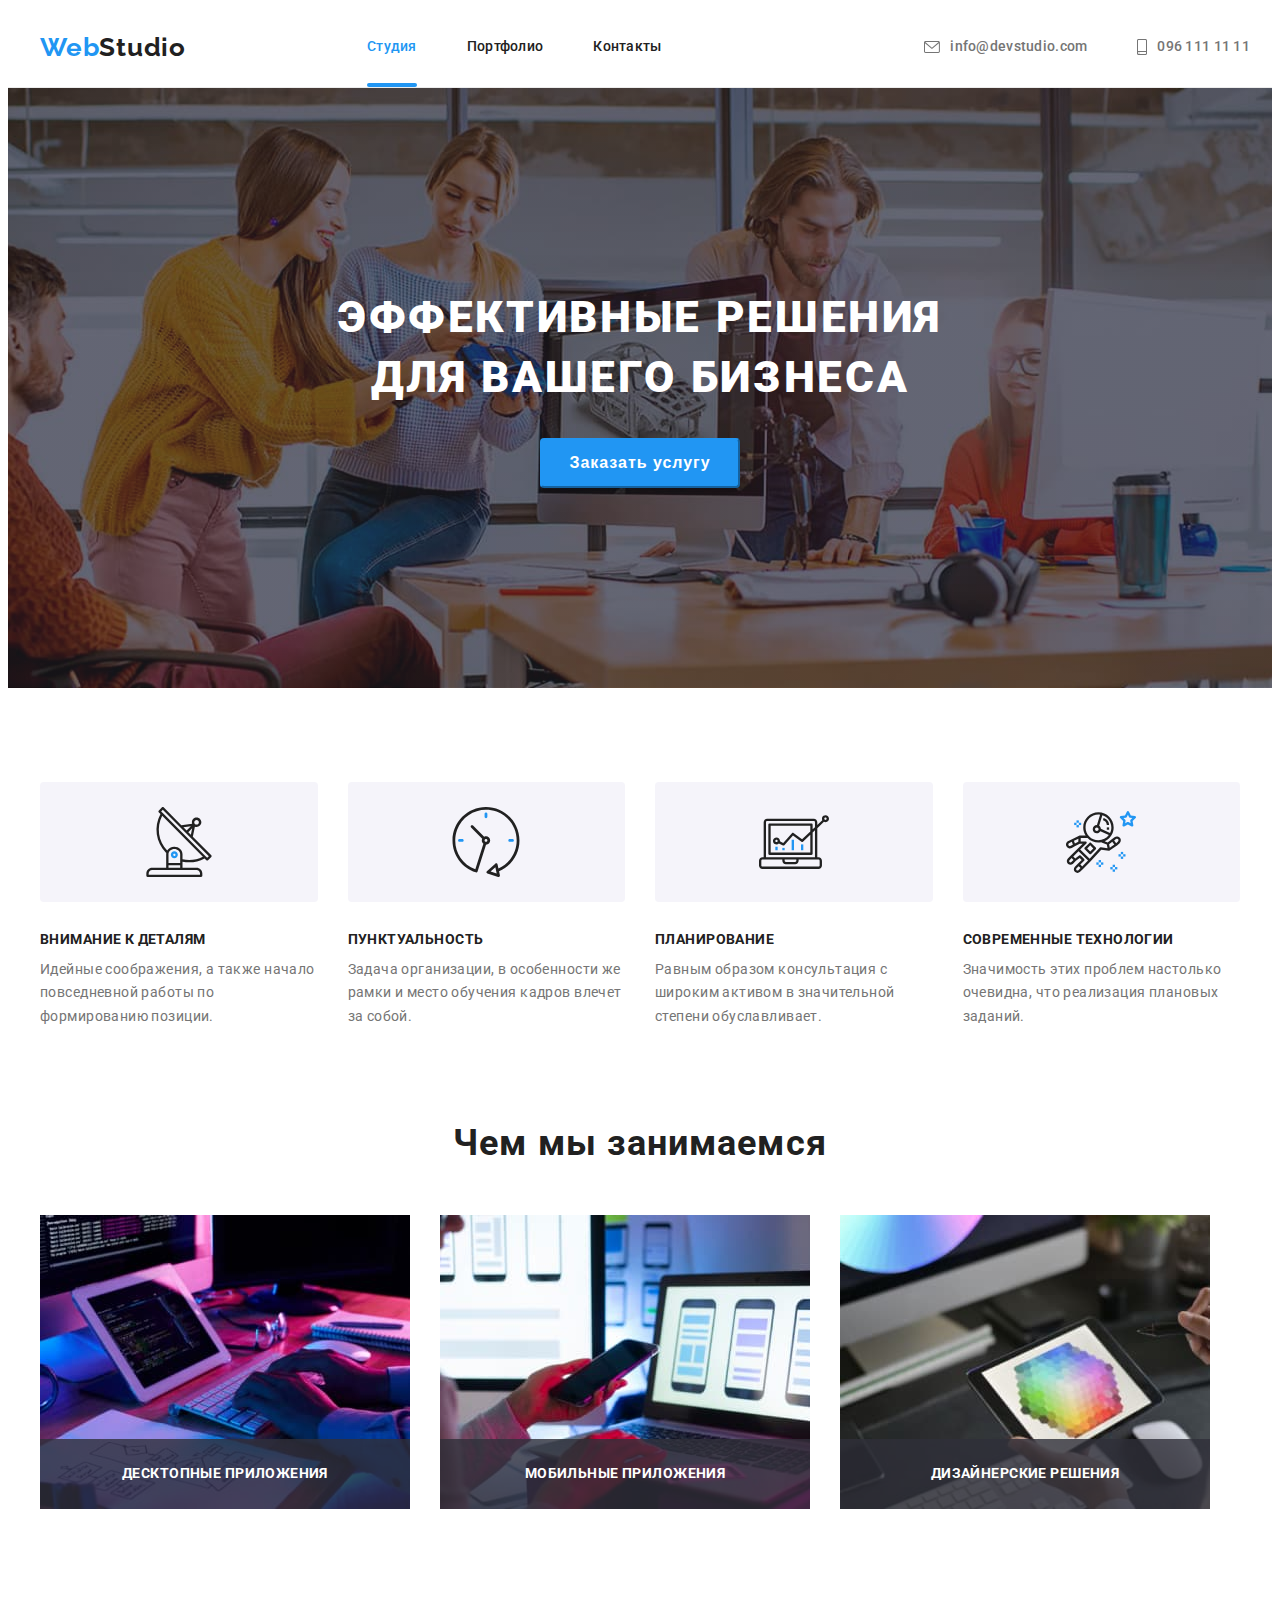
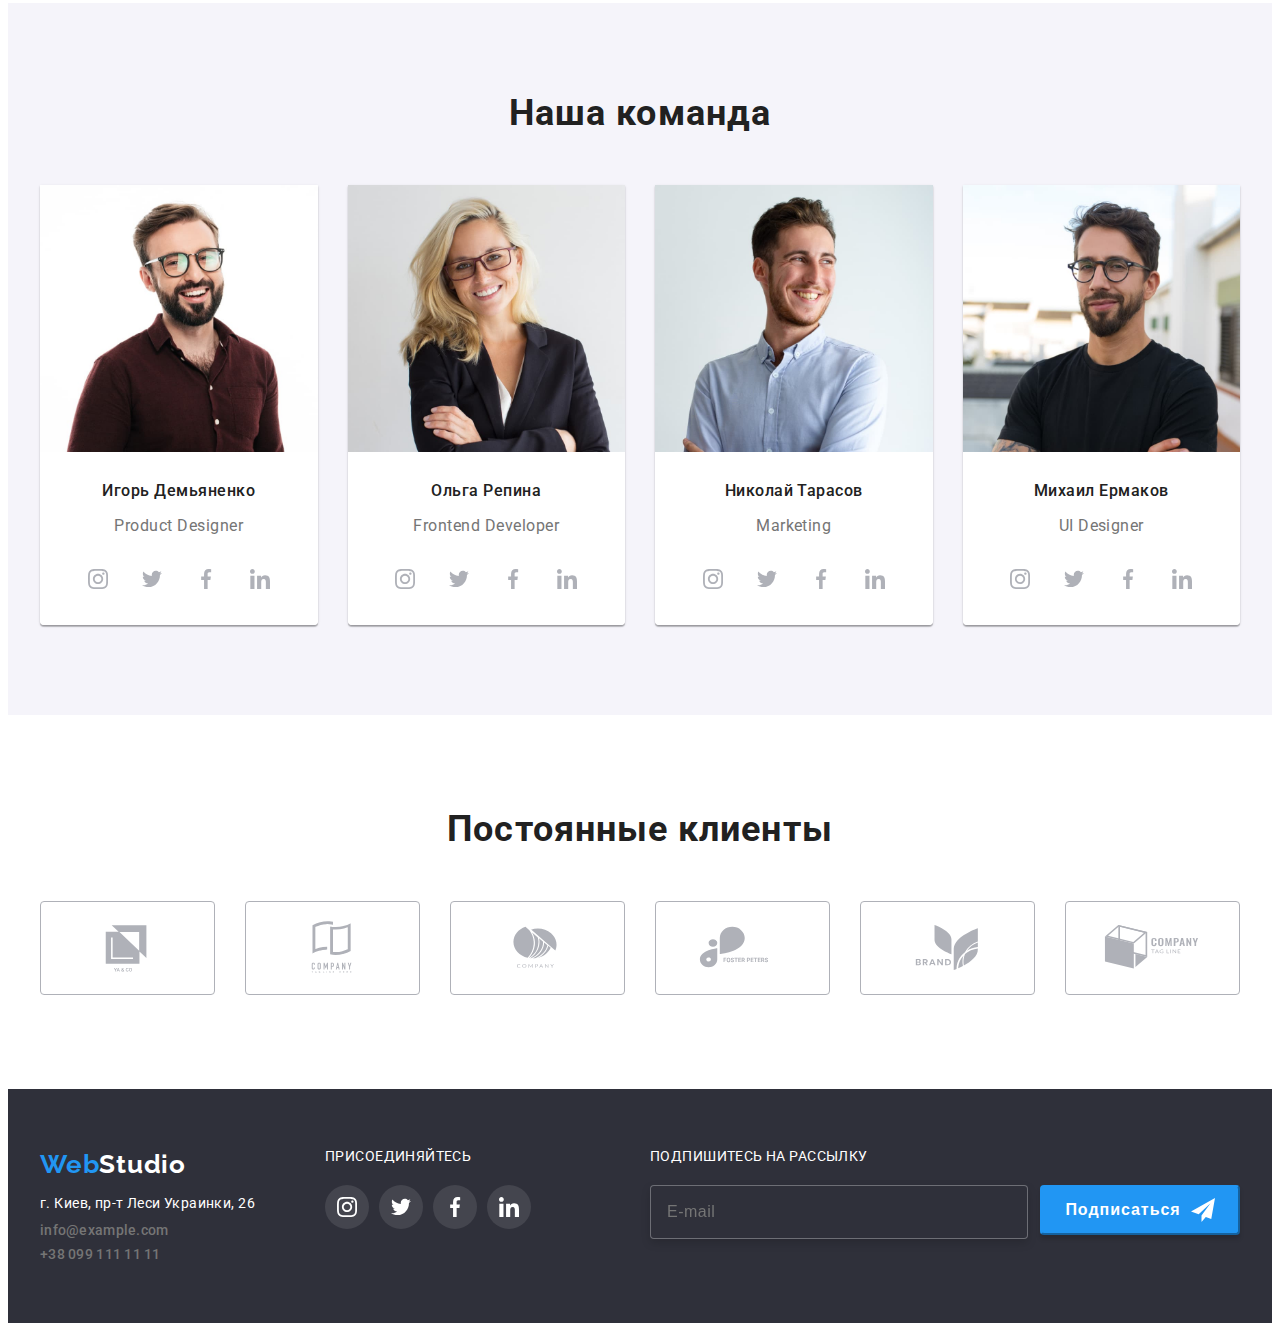
<file: index.html>
<!DOCTYPE html>
<html lang="ru">
  <head>
    <meta charset="UTF-8" />
    <meta http-equiv="X-UA-Compatible" content="IE=edge" />
    <meta name="viewport" content="width=device-width, initial-scale=1.0" />
    <title>WebStudio</title>
    <link rel="preconnect" href="https://fonts.googleapis.com" />
    <link rel="preconnect" href="https://fonts.gstatic.com" crossorigin />
    <link
      href="https://fonts.googleapis.com/css2?family=Raleway:wght@700&family=Roboto:wght@400;500;700;900&display=swap"
      rel="stylesheet"
    />
    <link
      rel="stylesheet"
      href="https://cdnjs.cloudflare.com/ajax/libs/modern-normalize/1.1.0/modern-normalize.min.css"
      integrity="sha512-wpPYUAdjBVSE4KJnH1VR1HeZfpl1ub8YT/NKx4PuQ5NmX2tKuGu6U/JRp5y+Y8XG2tV+wKQpNHVUX03MfMFn9Q=="
      crossorigin="anonymous"
      referrerpolicy="no-referrer"
    />
    <link
      rel="stylesheet"
      href="https://cdnjs.cloudflare.com/ajax/libs/animate.css/4.1.1/animate.min.css"
    />
    <link rel="stylesheet" href="./css/main.min.css" />
  </head>
  <body>
    <header class="header">
      <div class="container">
        <nav class="nav">
          <a class="logo logo__header" href="./index.html"><span>Web</span>Studio</a>
          <ul class="navigation list-none">
            <li class="navigation__iteam">
              <a class="navigation__link current" href="./index.html">Студия</a>
            </li>
            <li class="navigation__iteam">
              <a class="navigation__link" href="./portfolio.html">Портфолио</a>
            </li>
            <li class="navigation__iteam">
              <a class="navigation__link" href="./index.html">Контакты</a>
            </li>
          </ul>
        </nav>
        <ul class="contacts contacts--margin list-none">
          <li class="contacts__list--margin">
            <a class="contacts__link" href="mailto:info@devstudio.com">
              <svg class="icons-envelope" width="16" height="12">
                <use href="./images/icons.svg#icon-envelope"></use>
              </svg>
              info@devstudio.com</a
            >
          </li>
          <li class="contacts__list--margin">
            <a class="contacts__link" href="tel:+380961111111">
              <svg class="icons-tel" width="10" height="16">
                <use href="./images/icons.svg#icon-smartphone"></use>
              </svg>
              096 111 11 11</a
            >
          </li>
        </ul>
        <button type="button" class="menu-mob__btn">
          <svg class="" width="40" height="40">
            <use href="./images/icons.svg#icon-menu_mob"></use>
          </svg>
        </button>
      </div>
      <div class="mob-menu is-hidden">
        <div class="mob-menu__top-text">
          <button type="button" class="menu-mob__close">
            <svg class="" width="40" height="40">
              <use href="./images/icons.svg#icon-menu-mob-close"></use>
            </svg>
          </button>
          <ul class="mob-menu__list list-none">
            <li class="mob-menu__iteam">
              <a class="mob-menu__link" href="./index.html">Студия</a>
            </li>
            <li class="mob-menu__iteam">
              <a class="mob-menu__link" href="./portfolio.html">Портфолио</a>
            </li>
            <li class="mob-menu__iteam">
              <a class="mob-menu__link" href="./index.html">Контакты</a>
            </li>
          </ul>
        </div>
        <div class="mob-menu__bottom-text">
          <ul class="mob-menu-contacts list-none">
            <li class="mob-menu-contacts__iteam">
              <a class="mob-menu-contacts__tel" href="tel:+380961111111"> +38 096 111 11 11</a>
            </li>
            <li class="mob-menu-contacts__iteam">
              <a class="mob-menu-contacts__mail" href="mailto:info@devstudio.com"
                >info@devstudio.com</a
              >
            </li>
          </ul>
          <ul class="mob-menu-socials list-none">
            <li class="mob-menu-socials__item">
              <a href="" class="mob-menu-socials__link">Instagram </a>
            </li>
            <li class="mob-menu-socials__item">
              <a href="" class="mob-menu-socials__link">Twitter </a>
            </li>
            <li class="mob-menu-socials__item">
              <a href="" class="mob-menu-socials__link">Facebook </a>
            </li>
            <li class="mob-menu-socials__item">
              <a href="" class="mob-menu-socials__link">Linkedin </a>
            </li>
          </ul>
        </div>
      </div>
    </header>
    <main>
      <section class="bg-main">
        <div class="container">
          <h1 class="hero-tittle">Эффективные решения для вашего бизнеса</h1>
          <button type="button" class="button" data-modal-open>Заказать услугу</button>
        </div>
      </section>

      <section class="benefits-example">
        <div class="container">
          <ul class="benefits list-none">
            <li class="benefits-list icon-antenna">
              <h4 class="benefits-tittle">Внимание к деталям</h4>
              <p>
                Идейные соображения, а также начало повседневной работы по формированию
                позиции.
              </p>
            </li>
            <li class="benefits-list icon-clock">
              <h4 class="benefits-tittle">Пунктуальность</h4>
              <p>
                Задача организации, в особенности же рамки и место обучения кадров влечет за
                собой.
              </p>
            </li>
            <li class="benefits-list icon-diagram">
              <h4 class="benefits-tittle">Планирование</h4>
              <p>
                Равным образом консультация с широким активом в значительной степени
                обуславливает.
              </p>
            </li>
            <li class="benefits-list icon-astronaut">
              <h4 class="benefits-tittle">Современные технологии</h4>
              <p>
                Значимость этих проблем настолько очевидна, что реализация плановых заданий.
              </p>
            </li>
          </ul>
        </div>
      </section>
      <section class="examples">
        <div class="container">
          <h2 class="examples__title">Чем мы занимаемся</h2>
          <ul class="examples__list list-none">
            <li class="examples__iteams">
              <picture>
                <source
                  srcset="./images/work1.jpg 1x, ./images/work1-2x.jpg 2x"
                  media="(min-width: 1200px)"
                />
                <source
                  srcset="./images/work1.jpg 1x, ./images/work1-2x.jpg 2x"
                  media="(min-width: 768px)"
                />
                <source
                  srcset="./images/work1.jpg 1x, ./images/work1-2x.jpg 2x"
                  media="(min-width: 320px)"
                />
                <img
                  class="examples__img"
                  src="./images/work1.jpg"
                  alt="работа"
                  width="370"
                  height="294"
                />
              </picture>
              <p class="examples__text">десктопные приложения</p>
            </li>
            <li class="examples__iteams">
              <picture>
                <source
                  srcset="./images/work2.jpg 1x, ./images/work2-2x.jpg 2x"
                  media="(min-width: 1200px)"
                />
                <source
                  srcset="./images/work2.jpg 1x, ./images/work2-2x.jpg 2x"
                  media="(min-width: 768px)"
                />
                <source
                  srcset="./images/work2.jpg 1x, ./images/work2-2x.jpg 2x"
                  media="(min-width: 320px)"
                />
                <img
                  class="examples__img"
                  src="./images/work2.jpg"
                  alt="работа"
                  width="370"
                  height="294"
                />
              </picture>
              <p class="examples__text">мобильные приложения</p>
            </li>
            <li class="examples__iteams">
              <picture>
                <source
                  srcset="./images/work3.jpg 1x, ./images/work3-2x.jpg 2x"
                  media="(min-width: 1200px)"
                />
                <source
                  srcset="./images/work3.jpg 1x, ./images/work3-2x.jpg 2x"
                  media="(min-width: 768px)"
                />
                <source
                  srcset="./images/work3.jpg 1x, ./images/work3-2x.jpg 2x"
                  media="(min-width: 320px)"
                />
                <img
                  class="examples__img"
                  src="./images/work3.jpg"
                  alt="работа"
                  width="370"
                  height="294"
                />
              </picture>
              <p class="examples__text">дизайнерские решения</p>
            </li>
          </ul>
        </div>
      </section>

      <section class="team">
        <div class="container">
          <h3 class="team__title">Наша команда</h3>
          <ul class="team__list list-none">
            <li class="team__items">
              <picture>
                <source
                  srcset="./images/igor.jpg 1x, ./images/igor-2x.jpg 2x"
                  media="(min-width: 1200px)"
                />
                <source
                  srcset="./images/igor.jpg 1x, ./images/igor-2x.jpg 2x"
                  media="(min-width: 768px)"
                />
                <source
                  srcset="./images/igor.jpg 1x, ./images/igor-2x.jpg 2x"
                  media="(min-width: 320px)"
                />
                <img
                  class="team__img"
                  src="./images/igor.jpg"
                  alt="Игорь"
                  width="270"
                  height="260"
                />
              </picture>
              <div class="team__discraption">
                <h4 class="team__names">Игорь Демьяненко</h4>
                <p class="team__position">Product Designer</p>
                <ul class="socials list-none">
                  <li class="socials__iteam">
                    <a href="" class="socials__link">
                      <svg class="socials__icons" width="20" height="20">
                        <use href="./images/icons.svg#icon-instagram"></use>
                      </svg>
                    </a>
                  </li>
                  <li class="socials__iteam">
                    <a href="" class="socials__link">
                      <svg class="socials__icons" width="20" height="20">
                        <use href="./images/icons.svg#icon-twitter"></use>
                      </svg>
                    </a>
                  </li>
                  <li class="socials__iteam">
                    <a href="" class="socials__link">
                      <svg class="socials__icons" width="20" height="20">
                        <use href="./images/icons.svg#icon-facebook"></use>
                      </svg>
                    </a>
                  </li>
                  <li class="socials__iteam">
                    <a href="" class="socials__link">
                      <svg class="socials__icons" width="20" height="20">
                        <use href="./images/icons.svg#icon-linkedin"></use>
                      </svg>
                    </a>
                  </li>
                </ul>
              </div>
            </li>
            <li class="team__items">
              <picture>
                <source
                  srcset="./images/olha.jpg 1x, ./images/olha-2x.jpg 2x"
                  media="(min-width: 1200px)"
                />
                <source
                  srcset="./images/olha.jpg 1x, ./images/olha-2x.jpg 2x"
                  media="(min-width: 768px)"
                />
                <source
                  srcset="./images/olha.jpg 1x, ./images/olha-2x.jpg 2x"
                  media="(min-width: 320px)"
                />
                <img
                  class="team__img"
                  src="./images/olha.jpg"
                  alt="Ольга"
                  width="270"
                  height="260"
                />
              </picture>
              <div class="team__discraption">
                <h4 class="team__names">Ольга Репина</h4>
                <p class="team__position">Frontend Developer</p>
                <ul class="socials list-none">
                  <li class="socials__iteam">
                    <a href="" class="socials__link">
                      <svg class="socials__icons" width="20" height="20">
                        <use href="./images/icons.svg#icon-instagram"></use>
                      </svg>
                    </a>
                  </li>
                  <li class="socials__iteam">
                    <a href="" class="socials__link">
                      <svg class="socials__icons" width="20" height="20">
                        <use href="./images/icons.svg#icon-twitter"></use>
                      </svg>
                    </a>
                  </li>
                  <li class="socials__iteam">
                    <a href="" class="socials__link">
                      <svg class="socials__icons" width="20" height="20">
                        <use href="./images/icons.svg#icon-facebook"></use>
                      </svg>
                    </a>
                  </li>
                  <li class="socials__iteam">
                    <a href="" class="socials__link">
                      <svg class="socials__icons" width="20" height="20">
                        <use href="./images/icons.svg#icon-linkedin"></use>
                      </svg>
                    </a>
                  </li>
                </ul>
              </div>
            </li>
            <li class="team__items">
              <picture>
                <source
                  srcset="./images/nikolay.jpg 1x, ./images/nikolay-2x.jpg 2x"
                  media="(min-width: 1200px)"
                />
                <source
                  srcset="./images/nikolay.jpg 1x, ./images/nikolay-2x.jpg 2x"
                  media="(min-width: 768px)"
                />
                <source
                  srcset="./images/nikolay.jpg 1x, ./images/nikolay-2x.jpg 2x"
                  media="(min-width: 320px)"
                />
                <img
                  class="team__img"
                  src="./images/nikolay.jpg"
                  alt="Николай"
                  width="270"
                  height="260"
                />
              </picture>
              <div class="team__discraption">
                <h4 class="team__names">Николай Тарасов</h4>
                <p class="team__position">Marketing</p>
                <ul class="socials list-none">
                  <li class="socials__iteam">
                    <a href="" class="socials__link">
                      <svg class="socials__icons" width="20" height="20">
                        <use href="./images/icons.svg#icon-instagram"></use>
                      </svg>
                    </a>
                  </li>
                  <li class="socials__iteam">
                    <a href="" class="socials__link">
                      <svg class="socials__icons" width="20" height="20">
                        <use href="./images/icons.svg#icon-twitter"></use>
                      </svg>
                    </a>
                  </li>
                  <li class="socials__iteam">
                    <a href="" class="socials__link">
                      <svg class="socials__icons" width="20" height="20">
                        <use href="./images/icons.svg#icon-facebook"></use>
                      </svg>
                    </a>
                  </li>
                  <li class="socials__iteam">
                    <a href="" class="socials__link">
                      <svg class="socials__icons" width="20" height="20">
                        <use href="./images/icons.svg#icon-linkedin"></use>
                      </svg>
                    </a>
                  </li>
                </ul>
              </div>
            </li>
            <li class="team__items">
              <picture>
                <source
                  srcset="./images/miha.jpg 1x, ./images/miha-2x.jpg 2x"
                  media="(min-width: 1200px)"
                />
                <source
                  srcset="./images/miha.jpg 1x, ./images/miha-2x.jpg 2x"
                  media="(min-width: 768px)"
                />
                <source
                  srcset="./images/miha.jpg 1x, ./images/miha-2x.jpg 2x"
                  media="(min-width: 320px)"
                />
                <img
                  class="team__img"
                  src="./images/miha.jpg"
                  alt="Михаил"
                  width="270"
                  height="260"
                />
              </picture>
              <div class="team__discraption">
                <h4 class="team__names">Михаил Ермаков</h4>
                <p class="team__position">UI Designer</p>
                <ul class="socials list-none">
                  <li class="socials__iteam">
                    <a href="" class="socials__link">
                      <svg class="socials__icons" width="20" height="20">
                        <use href="./images/icons.svg#icon-instagram"></use>
                      </svg>
                    </a>
                  </li>
                  <li class="socials__iteam">
                    <a href="" class="socials__link">
                      <svg class="socials__icons" width="20" height="20">
                        <use href="./images/icons.svg#icon-twitter"></use>
                      </svg>
                    </a>
                  </li>
                  <li class="socials__iteam">
                    <a href="" class="socials__link">
                      <svg class="socials__icons" width="20" height="20">
                        <use href="./images/icons.svg#icon-facebook"></use>
                      </svg>
                    </a>
                  </li>
                  <li class="socials__iteam">
                    <a href="" class="socials__link">
                      <svg class="socials__icons" width="20" height="20">
                        <use href="./images/icons.svg#icon-linkedin"></use>
                      </svg>
                    </a>
                  </li>
                </ul>
              </div>
            </li>
          </ul>
        </div>
      </section>
      <section class="regular-clients">
        <div class="container">
          <h2 class="regular-customers-tittle">Постоянные клиенты</h2>
          <ul class="regular-customers list-none">
            <li class="customers-list">
              <a href="" class="customers-list-link">
                <svg class="custumers-list-icon" width="106" height="60">
                  <use href="./images/icons.svg#icon-yago"></use>
                </svg>
              </a>
            </li>
            <li class="customers-list">
              <a href="" class="customers-list-link">
                <svg class="custumers-list-icon" width="106" height="60">
                  <use href="./images/icons.svg#icon-company-th"></use>
                </svg>
              </a>
            </li>
            <li class="customers-list">
              <a href="" class="customers-list-link">
                <svg class="custumers-list-icon" width="106" height="60">
                  <use href="./images/icons.svg#icon-company"></use>
                </svg>
              </a>
            </li>
            <li class="customers-list">
              <a href="" class="customers-list-link">
                <svg class="custumers-list-icon" width="106" height="60">
                  <use href="./images/icons.svg#icon-foster-peters"></use>
                </svg>
              </a>
            </li>
            <li class="customers-list">
              <a href="" class="customers-list-link">
                <svg class="custumers-list-icon" width="106" height="60">
                  <use href="./images/icons.svg#icon-brand"></use>
                </svg>
              </a>
            </li>
            <li class="customers-list">
              <a href="" class="customers-list-link">
                <svg class="custumers-list-icon" width="106" height="60">
                  <use href="./images/icons.svg#icon-company-tl"></use>
                </svg>
              </a>
            </li>
          </ul>
        </div>
      </section>
    </main>

    <footer class="footer">
      <div class="container">
        <div class="footer-flex">
          <a class="logo logo__footer" href="./index.html"><span>Web</span>Studio</a>
          <address>
            <ul class="adress list-none">
              <li class="adress__iteam">
                <a
                  class="adress__links"
                  href="https://goo.gl/maps/qadkMELX9ctfgKhd9"
                  target="_blank"
                  >г. Киев, пр-т Леси Украинки, 26</a
                >
              </li>
              <li class="adress__iteam">
                <a class="adress__link" href="mailto:info@example.com">info@example.com</a>
              </li>
              <li class="adress__iteam">
                <a class="adress__link" href="tel:+380991111111">+38 099 111 11 11</a>
              </li>
            </ul>
          </address>
        </div>
        <div class="footer-contacts footer-contacts--margin">
          <p class="footer-contacts__text footer-contacts__text--margin">присоединяйтесь</p>
          <ul class="footer-contacts__list list-none">
            <li class="footer-contacts__item footer-contacts__item--margin">
              <a href="" class="footer-contacts__soclink">
                <svg class="footer-contacts__icon" width="20" height="20">
                  <use href="./images/icons.svg#icon-instagram"></use>
                </svg>
              </a>
            </li>
            <li class="footer-contacts__item footer-contacts__item--margin">
              <a href="" class="footer-contacts__soclink">
                <svg class="footer-contacts__icon" width="20" height="20">
                  <use href="./images/icons.svg#icon-twitter"></use>
                </svg>
              </a>
            </li>
            <li class="footer-contacts__item footer-contacts__item--margin">
              <a href="" class="footer-contacts__soclink">
                <svg class="footer-contacts__icon" width="20" height="20">
                  <use href="./images/icons.svg#icon-facebook"></use>
                </svg>
              </a>
            </li>
            <li class="footer-contacts__item footer-contacts__item--margin">
              <a href="" class="footer-contacts__soclink">
                <svg class="footer-contacts__icon" width="20" height="20">
                  <use href="./images/icons.svg#icon-linkedin"></use>
                </svg>
              </a>
            </li>
          </ul>
        </div>
        <div class="subscribe-block">
          <p class="subscribe-block__tittle">Подпишитесь на рассылку</p>
          <form>
            <div class="subscribe-block__label">
              <label for="subscribe-input"></label>
              <input
                type="email"
                class="subscribe-input"
                name="subscribe-input"
                id="subscribe-input"
                placeholder="E-mail"
              />
              <button type="button" class="subscribe-button">
                <span>Подписаться</span>
                <svg class="subscribe-button__icon" width="24" height="24">
                  <use href="./images/icons.svg#icon-send"></use>
                </svg>
              </button>
            </div>
          </form>
        </div>
      </div>
    </footer>

    <div class="backdrop is-hidden" data-modal>
      <div class="modal">
        <button type="button" class="modal__close-btn" data-modal-close>
          <svg class="modal__close-button" width="18" height="18">
            <use href="./images/icons.svg#icon-close-black"></use>
          </svg>
        </button>
        <p class="modal__text">Оставьте свои данные, мы вам перезвоним</p>
        <form>
          <div class="modal__filling">
            <div>
              <label for="name" class="modal__label">Имя</label>
            </div>
            <div class="modal__wrap">
              <input type="text" class="modal-filling-input" id="name" name="user-name" />
              <svg class="modal-filling-icon" width="18" height="18">
                <use href="./images/icons.svg#icon-person-black"></use>
              </svg>
            </div>
          </div>
          <div class="modal__filling">
            <div>
              <label for="tel" class="modal__label">Телефон</label>
            </div>
            <div class="modal__wrap">
              <input type="tel" class="modal-filling-input" id="tel" name="user-tel" />
              <svg class="modal-filling-icon" width="18" height="18">
                <use href="./images/icons.svg#icon-phone-black"></use>
              </svg>
            </div>
          </div>
          <div class="modal__filling">
            <div>
              <label for="email" class="modal__label">Почта</label>
            </div>
            <div class="modal__wrap">
              <input type="email" class="modal-filling-input" id="email" name="user-email" />
              <svg class="modal-filling-icon" width="18" height="18">
                <use href="./images/icons.svg#icon-email-black"></use>
              </svg>
            </div>
          </div>
          <div class="modal__filling-wrap">
            <label for="comment" class="modal__label">Коменнтарий</label>
          </div>
          <textarea
            name="comment"
            id="comment"
            class="modal-filling-comment"
            placeholder="Введите текст"
          ></textarea>
          <div class="modal__wrap-checkbox">
            <input
              type="checkbox"
              name="terms"
              id="terms"
              class="modal-filling-checkbox visually-hidden"
            />
            <label for="terms" class="terms-tittle"
              >Соглашаюсь с рассылкой и принимаю
              <a href="./index.html" target="_blank" class="modal-filling-link-terms">
                Условия договора</a
              ></label
            >
          </div>
          <div class="modal-filling-flex-submit">
            <button type="submit" class="button">Отправить</button>
          </div>
        </form>
      </div>
    </div>
    <script src="./js/modal.js"></script>
    <script src="./js/menu.js"></script>
  </body>
</html>
</file>
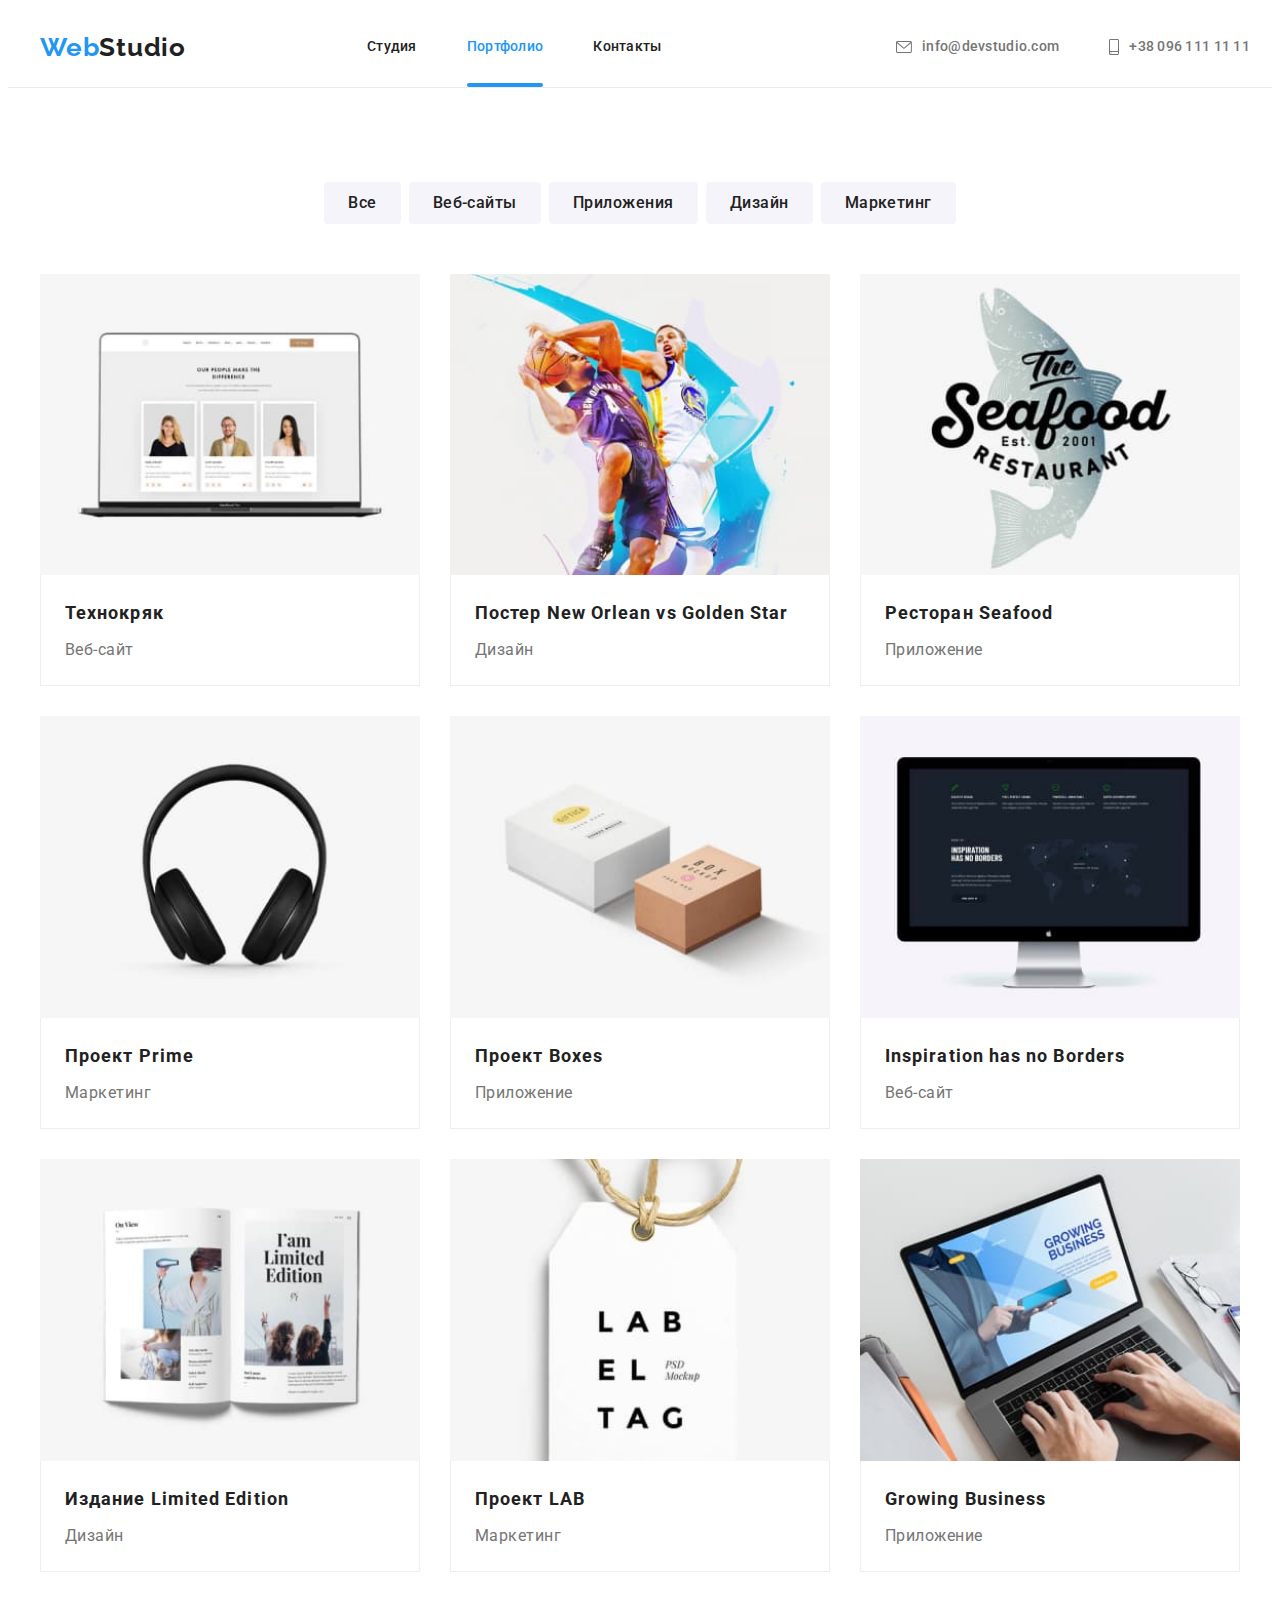
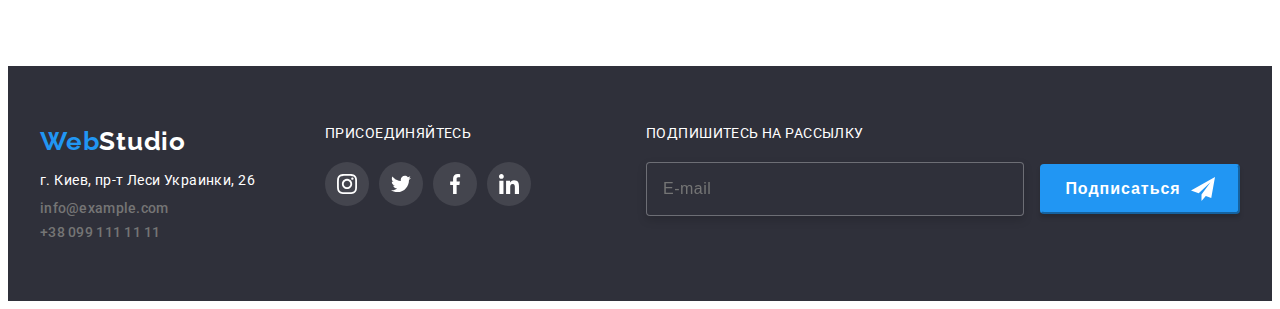
<file: portfolio.html>
<!DOCTYPE html>
<html lang="en">
  <head>
    <meta charset="UTF-8" />
    <meta http-equiv="X-UA-Compatible" content="IE=edge" />
    <meta name="viewport" content="width=device-width, initial-scale=1.0" />
    <title>Portfolio</title>
    <link rel="preconnect" href="https://fonts.googleapis.com" />
    <link rel="preconnect" href="https://fonts.gstatic.com" crossorigin />
    <link
      href="https://fonts.googleapis.com/css2?family=Raleway:wght@700&family=Roboto:wght@400;500;700;900&display=swap"
      rel="stylesheet"
    />
    <link
      rel="stylesheet"
      href="https://cdnjs.cloudflare.com/ajax/libs/modern-normalize/1.1.0/modern-normalize.min.css"
      integrity="sha512-wpPYUAdjBVSE4KJnH1VR1HeZfpl1ub8YT/NKx4PuQ5NmX2tKuGu6U/JRp5y+Y8XG2tV+wKQpNHVUX03MfMFn9Q=="
      crossorigin="anonymous"
      referrerpolicy="no-referrer"
    />
    <link rel="stylesheet" href="./css/main.min.css" />
  </head>
  <body>
    <header class="header">
      <div class="container">
        <a class="logo logo__header" href="./index.html"><span>Web</span>Studio</a>
        <nav class="nav">
          <ul class="navigation list-none">
            <li class="navigation__iteam">
              <a class="navigation__link" href="./index.html">Студия</a>
            </li>
            <li class="navigation__iteam">
              <a class="navigation__link current" href="./portfolio.html">Портфолио</a>
            </li>
            <li class="navigation__iteam">
              <a class="navigation__link" href="./index.html">Контакты</a>
            </li>
          </ul>
        </nav>
        <ul class="contacts contacts--margin list-none">
          <li class="contacts__list--margin">
            <a class="contacts__link" href="mailto:info@devstudio.com"
              ><svg class="icons-envelope" width="16" height="12">
                <use href="./images/icons.svg#icon-envelope"></use></svg
              >info@devstudio.com</a
            >
          </li>
          <li class="contacts__list--margin">
            <a class="contacts__link" href="tel:+380961111111">
              <svg class="icons-tel" width="10" height="16">
                <use href="./images/icons.svg#icon-smartphone"></use></svg
              >+38 096 111 11 11</a
            >
          </li>
        </ul>
        <button type="button" class="menu-mob__btn">
          <svg class="" width="40" height="40">
            <use href="./images/icons.svg#icon-menu_mob"></use>
          </svg>
        </button>
      </div>
      <div class="mob-menu is-hidden">
        <div class="mob-menu__top-text">
          <button type="button" class="menu-mob__close">
            <svg class="" width="40" height="40">
              <use href="./images/icons.svg#icon-menu-mob-close"></use>
            </svg>
          </button>
          <ul class="mob-menu__list list-none">
            <li class="mob-menu__iteam">
              <a class="mob-menu__link" href="./index.html">Студия</a>
            </li>
            <li class="mob-menu__iteam">
              <a class="mob-menu__link" href="./portfolio.html">Портфолио</a>
            </li>
            <li class="mob-menu__iteam">
              <a class="mob-menu__link" href="./index.html">Контакты</a>
            </li>
          </ul>
        </div>
        <div class="mob-menu__bottom-text">
          <ul class="mob-menu-contacts list-none">
            <li class="mob-menu-contacts__iteam">
              <a class="mob-menu-contacts__tel" href="tel:+380961111111"> +38 096 111 11 11</a>
            </li>
            <li class="mob-menu-contacts__iteam">
              <a class="mob-menu-contacts__mail" href="mailto:info@devstudio.com"
                >info@devstudio.com</a
              >
            </li>
          </ul>
          <ul class="mob-menu-socials list-none">
            <li class="mob-menu-socials__item">
              <a href="" class="mob-menu-socials__link">Instagram </a>
            </li>
            <li class="mob-menu-socials__item">
              <a href="" class="mob-menu-socials__link">Twitter </a>
            </li>
            <li class="mob-menu-socials__item">
              <a href="" class="mob-menu-socials__link">Facebook </a>
            </li>
            <li class="mob-menu-socials__item">
              <a href="" class="mob-menu-socials__link">Linkedin </a>
            </li>
          </ul>
        </div>
      </div>
    </header>
    <main>
      <section class="portfolio">
        <div class="container">
          <h2 class="visually-hidden">Кнопки</h2>
          <ul class="menu-btn list-none">
            <li class="menu-btn__iteam">
              <button type="button" class="btn">Все</button>
            </li>
            <li class="menu-btn__iteam">
              <button type="button" class="btn">Веб-сайты</button>
            </li>
            <li class="menu-btn__iteam">
              <button type="button" class="btn">Приложения</button>
            </li>
            <li class="menu-btn__iteam">
              <button type="button" class="btn">Дизайн</button>
            </li>
            <li class="menu-btn__iteam">
              <button type="button" class="btn">Маркетинг</button>
            </li>
          </ul>
          <ul class="samples list-none">
            <li class="samples__iteam">
              <a class="samples__link" href="">
                <div class="samples__wrap">
                  <picture>
                    <source
                      srcset="
                        ./images/portfolio/img1.jpg    1x,
                        ./images/portfolio/img1-2x.jpg 2x
                      "
                      media="(min-width: 1200px)"
                    />
                    <source
                      srcset="
                        ./images/portfolio/img1.jpg    1x,
                        ./images/portfolio/img1-2x.jpg 2x
                      "
                      media="(min-width: 768px)"
                    />
                    <source
                      srcset="
                        ./images/portfolio/img1.jpg    1x,
                        ./images/portfolio/img1-2x.jpg 2x
                      "
                      media="(min-width: 320px)"
                    />
                    <img
                      class="examples__img"
                      src="./images/img1.jpg"
                      alt="наши работы"
                      width="370"
                      height="294"
                    />
                  </picture>
                  <p class="samples__cover">
                    Ресурс предлагает комплексные предложения с разным уровнем функционала и
                    сервисов. Все это позволит посетителю получить исчерпывающие сведения Все
                    компании или частном лице.
                  </p>
                </div>
                <div class="samples__discraption">
                  <h4 class="samples__title">Технокряк</h4>
                  <p class="samples__text">Веб-сайт</p>
                </div>
              </a>
            </li>
            <li class="samples__iteam">
              <a class="samples__link" href="">
                <div class="samples__wrap">
                  <picture>
                    <source
                      srcset="
                        ./images/portfolio/img2.jpg    1x,
                        ./images/portfolio/img2-2x.jpg 2x
                      "
                      media="(min-width: 1200px)"
                    />
                    <source
                      srcset="
                        ./images/portfolio/img2.jpg    1x,
                        ./images/portfolio/img2-2x.jpg 2x
                      "
                      media="(min-width: 768px)"
                    />
                    <source
                      srcset="
                        ./images/portfolio/img2.jpg    1x,
                        ./images/portfolio/img2-2x.jpg 2x
                      "
                      media="(min-width: 320px)"
                    />
                    <img
                      class="examples__img"
                      src="./images/img2.jpg"
                      alt="наши работы"
                      width="370"
                      height="294"
                    />
                  </picture>
                  <p class="samples__cover">
                    Ресурс предлагает комплексные предложения с разным уровнем функционала и
                    сервисов. Все это позволит посетителю получить исчерпывающие сведения Все
                    компании или частном лице.
                  </p>
                </div>
                <div class="samples__discraption">
                  <h4 class="samples__title">Постер New Orlean vs Golden Star</h4>
                  <p class="samples__text">Дизайн</p>
                </div>
              </a>
            </li>
            <li class="samples__iteam">
              <a class="samples__link" href="">
                <div class="samples__wrap">
                  <picture>
                    <source
                      srcset="
                        ./images/portfolio/img3.jpg    1x,
                        ./images/portfolio/img3-2x.jpg 2x
                      "
                      media="(min-width: 1200px)"
                    />
                    <source
                      srcset="
                        ./images/portfolio/img3.jpg    1x,
                        ./images/portfolio/img3-2x.jpg 2x
                      "
                      media="(min-width: 768px)"
                    />
                    <source
                      srcset="
                        ./images/portfolio/img3.jpg    1x,
                        ./images/portfolio/img3-2x.jpg 2x
                      "
                      media="(min-width: 320px)"
                    />
                    <img
                      class="examples__img"
                      src="./images/img3.jpg"
                      alt="наши работы"
                      width="370"
                      height="294"
                    />
                  </picture>
                  <p class="samples__cover">
                    Ресурс предлагает комплексные предложения с разным уровнем функционала и
                    сервисов. Все это позволит посетителю получить исчерпывающие сведения Все
                    компании или частном лице.
                  </p>
                </div>
                <div class="samples__discraption">
                  <h4 class="samples__title">Ресторан Seafood</h4>
                  <p class="samples__text">Приложение</p>
                </div>
              </a>
            </li>
            <li class="samples__iteam">
              <a class="samples__link" href="">
                <div class="samples__wrap">
                  <picture>
                    <source
                      srcset="
                        ./images/portfolio/img4.jpg    1x,
                        ./images/portfolio/img4-2x.jpg 2x
                      "
                      media="(min-width: 1200px)"
                    />
                    <source
                      srcset="
                        ./images/portfolio/img4.jpg    1x,
                        ./images/portfolio/img4-2x.jpg 2x
                      "
                      media="(min-width: 768px)"
                    />
                    <source
                      srcset="
                        ./images/portfolio/img4.jpg    1x,
                        ./images/portfolio/img4-2x.jpg 2x
                      "
                      media="(min-width: 320px)"
                    />
                    <img
                      class="examples__img"
                      src="./images/img4.jpg"
                      alt="наши работы"
                      width="370"
                      height="294"
                    />
                  </picture>
                  <p class="samples__cover">
                    Ресурс предлагает комплексные предложения с разным уровнем функционала и
                    сервисов. Все это позволит посетителю получить исчерпывающие сведения Все
                    компании или частном лице.
                  </p>
                </div>
                <div class="samples__discraption">
                  <h4 class="samples__title">Проект Prime</h4>
                  <p class="samples__text">Маркетинг</p>
                </div>
              </a>
            </li>
            <li class="samples__iteam">
              <a class="samples__link" href="">
                <div class="samples__wrap">
                  <picture>
                    <source
                      srcset="
                        ./images/portfolio/img5.jpg    1x,
                        ./images/portfolio/img5-2x.jpg 2x
                      "
                      media="(min-width: 1200px)"
                    />
                    <source
                      srcset="
                        ./images/portfolio/img5.jpg    1x,
                        ./images/portfolio/img5-2x.jpg 2x
                      "
                      media="(min-width: 768px)"
                    />
                    <source
                      srcset="
                        ./images/portfolio/img5.jpg    1x,
                        ./images/portfolio/img5-2x.jpg 2x
                      "
                      media="(min-width: 320px)"
                    />
                    <img
                      class="examples__img"
                      src="./images/img5.jpg"
                      alt="наши работы"
                      width="370"
                      height="294"
                    />
                  </picture>
                  <p class="samples__cover">
                    Ресурс предлагает комплексные предложения с разным уровнем функционала и
                    сервисов. Все это позволит посетителю получить исчерпывающие сведения Все
                    компании или частном лице.
                  </p>
                </div>
                <div class="samples__discraption">
                  <h4 class="samples__title">Проект Boxes</h4>
                  <p class="samples__text">Приложение</p>
                </div>
              </a>
            </li>
            <li class="samples__iteam">
              <a class="samples__link" href="">
                <div class="samples__wrap">
                  <picture>
                    <source
                      srcset="
                        ./images/portfolio/img6.jpg    1x,
                        ./images/portfolio/img6-2x.jpg 2x
                      "
                      media="(min-width: 1200px)"
                    />
                    <source
                      srcset="
                        ./images/portfolio/img6.jpg    1x,
                        ./images/portfolio/img6-2x.jpg 2x
                      "
                      media="(min-width: 768px)"
                    />
                    <source
                      srcset="
                        ./images/portfolio/img6.jpg    1x,
                        ./images/portfolio/img6-2x.jpg 2x
                      "
                      media="(min-width: 320px)"
                    />
                    <img
                      class="examples__img"
                      src="./images/img6.jpg"
                      alt="наши работы"
                      width="370"
                      height="294"
                    />
                  </picture>
                  <p class="samples__cover">
                    Ресурс предлагает комплексные предложения с разным уровнем функционала и
                    сервисов. Все это позволит посетителю получить исчерпывающие сведения Все
                    компании или частном лице.
                  </p>
                </div>
                <div class="samples__discraption">
                  <h4 class="samples__title">Inspiration has no Borders</h4>
                  <p class="samples__text">Веб-сайт</p>
                </div>
              </a>
            </li>
            <li class="samples__iteam">
              <a class="samples__link" href="">
                <div class="samples__wrap">
                  <picture>
                    <source
                      srcset="
                        ./images/portfolio/img7.jpg    1x,
                        ./images/portfolio/img7-2x.jpg 2x
                      "
                      media="(min-width: 1200px)"
                    />
                    <source
                      srcset="
                        ./images/portfolio/img7.jpg    1x,
                        ./images/portfolio/img7-2x.jpg 2x
                      "
                      media="(min-width: 768px)"
                    />
                    <source
                      srcset="
                        ./images/portfolio/img7.jpg    1x,
                        ./images/portfolio/img7-2x.jpg 2x
                      "
                      media="(min-width: 320px)"
                    />
                    <img
                      class="examples__img"
                      src="./images/img7.jpg"
                      alt="наши работы"
                      width="370"
                      height="294"
                    />
                  </picture>
                  <p class="samples__cover">
                    Ресурс предлагает комплексные предложения с разным уровнем функционала и
                    сервисов. Все это позволит посетителю получить исчерпывающие сведения Все
                    компании или частном лице.
                  </p>
                </div>
                <div class="samples__discraption">
                  <h4 class="samples__title">Издание Limited Edition</h4>
                  <p class="samples__text">Дизайн</p>
                </div>
              </a>
            </li>
            <li class="samples__iteam">
              <a class="samples__link" href="">
                <div class="samples__wrap">
                  <picture>
                    <source
                      srcset="
                        ./images/portfolio/img8.jpg    1x,
                        ./images/portfolio/img8-2x.jpg 2x
                      "
                      media="(min-width: 1200px)"
                    />
                    <source
                      srcset="
                        ./images/portfolio/img8.jpg    1x,
                        ./images/portfolio/img8-2x.jpg 2x
                      "
                      media="(min-width: 768px)"
                    />
                    <source
                      srcset="
                        ./images/portfolio/img8.jpg    1x,
                        ./images/portfolio/img8-2x.jpg 2x
                      "
                      media="(min-width: 320px)"
                    />
                    <img
                      class="examples__img"
                      src="./images/img8.jpg"
                      alt="наши работы"
                      width="370"
                      height="294"
                    />
                  </picture>
                  <p class="samples__cover">
                    Ресурс предлагает комплексные предложения с разным уровнем функционала и
                    сервисов. Все это позволит посетителю получить исчерпывающие сведения Все
                    компании или частном лице.
                  </p>
                </div>
                <div class="samples__discraption">
                  <h4 class="samples__title">Проект LAB</h4>
                  <p class="samples__text">Маркетинг</p>
                </div>
              </a>
            </li>
            <li class="samples__iteam">
              <a class="samples__link" href="">
                <div class="samples__wrap">
                  <picture>
                    <source
                      srcset="
                        ./images/portfolio/img9.jpg    1x,
                        ./images/portfolio/img9-2x.jpg 2x
                      "
                      media="(min-width: 1200px)"
                    />
                    <source
                      srcset="
                        ./images/portfolio/img9.jpg    1x,
                        ./images/portfolio/img9-2x.jpg 2x
                      "
                      media="(min-width: 768px)"
                    />
                    <source
                      srcset="
                        ./images/portfolio/img9.jpg    1x,
                        ./images/portfolio/img9-2x.jpg 2x
                      "
                      media="(min-width: 320px)"
                    />
                    <img
                      class="examples__img"
                      src="./images/img9.jpg"
                      alt="наши работы"
                      width="370"
                      height="294"
                    />
                  </picture>
                  <p class="samples__cover">
                    Ресурс предлагает комплексные предложения с разным уровнем функционала и
                    сервисов. Все это позволит посетителю получить исчерпывающие сведения Все
                    компании или частном лице.
                  </p>
                </div>
                <div class="samples__discraption">
                  <h4 class="samples__title">Growing Business</h4>
                  <p class="samples__text">Приложение</p>
                </div>
              </a>
            </li>
          </ul>
        </div>
      </section>
    </main>
    <footer class="footer">
      <div class="container">
        <div class="footer-flex">
          <a class="logo logo__footer" href="./index.html"><span>Web</span>Studio</a>
          <address>
            <ul class="adress list-none">
              <li class="adress__iteam">
                <a
                  class="adress__links"
                  href="https://goo.gl/maps/qadkMELX9ctfgKhd9"
                  target="_blank"
                  >г. Киев, пр-т Леси Украинки, 26</a
                >
              </li>
              <li class="adress__iteam">
                <a class="adress__link" href="mailto:info@example.com">info@example.com</a>
              </li>
              <li class="adress__iteam">
                <a class="adress__link" href="tel:+380991111111">+38 099 111 11 11</a>
              </li>
            </ul>
          </address>
        </div>
        <div class="footer-contacts footer-contacts--margin">
          <p class="footer-contacts__text footer-contacts__text--margin">присоединяйтесь</p>
          <ul class="footer-contacts__list list-none">
            <li class="footer-contacts__item footer-contacts__item--margin">
              <a href="" class="footer-contacts__soclink">
                <svg class="footer-contacts__icon" width="20" height="20">
                  <use href="./images/icons.svg#icon-instagram"></use>
                </svg>
              </a>
            </li>
            <li class="footer-contacts__item footer-contacts__item--margin">
              <a href="" class="footer-contacts__soclink">
                <svg class="footer-contacts__icon" width="20" height="20">
                  <use href="./images/icons.svg#icon-twitter"></use>
                </svg>
              </a>
            </li>
            <li class="footer-contacts__item footer-contacts__item--margin">
              <a href="" class="footer-contacts__soclink">
                <svg class="footer-contacts__icon" width="20" height="20">
                  <use href="./images/icons.svg#icon-facebook"></use>
                </svg>
              </a>
            </li>
            <li class="footer-contacts__item footer-contacts__item--margin">
              <a href="" class="footer-contacts__soclink">
                <svg class="footer-contacts__icon" width="20" height="20">
                  <use href="./images/icons.svg#icon-linkedin"></use>
                </svg>
              </a>
            </li>
          </ul>
        </div>
        <div class="subscribe-block">
          <p class="subscribe-block__tittle">Подпишитесь на рассылку</p>
          <form>
            <label for="subscribe-input"></label>
            <input
              type="email"
              class="subscribe-input"
              name="subscribe-input"
              id="subscribe-input"
              placeholder="E-mail"
            />
            <button type="button" class="subscribe-button">
              <span>Подписаться</span>
              <svg class="subscribe-button__icon" width="24" height="24">
                <use href="./images/icons.svg#icon-send"></use>
              </svg>
            </button>
          </form>
        </div>
      </div>
    </footer>
    <script src="./js/menu.js"></script>
  </body>
</html>
</file>
<file: css/main.min.css>
p,h1,h2,h3,h4{margin:0}ul,ol{margin:0;padding-left:0}button{cursor:pointer}img{display:block;width:100%;height:auto;max-width:100%}body{font-family:"Roboto",sans-serif;font-style:normal;color:var(--main-text-color)}[href]{text-decoration:none}.list-none{list-style-type:none}.visually-hidden{position:absolute;white-space:nowrap;width:1px;height:1px;overflow:hidden;border:0;padding:0;clip:rect(0 0 0 0);clip-path:inset(50%);margin:-1px}:root{--main-text-color: #212121;--main-focus-text-blue: #2196f3;--main-white-color: #ffffff;--color-contact: #757575;--color-footer: #2f303a;--color-bg-btn: #f5f4fa;--icons-main: rgba(175, 177, 184, 1)}.bg-main{padding-top:118px;padding-bottom:118px;text-align:center;background-color:var(--color-footer);color:var(--main-white-color);background-image:linear-gradient(rgba(47, 48, 58, 0.4), rgba(47, 48, 58, 0.4)),url(../images/bg-main-mob.jpg);max-width:480px;background-repeat:no-repeat;background-position:center;background-size:cover;margin:0 auto}@media(min-device-pixel-ratio: 2),(min-resolution: 192dpi),(min-resolution: 2dppx){.bg-main{background-image:linear-gradient(rgba(47, 48, 58, 0.4), rgba(47, 48, 58, 0.4)),url(../images/bg-main-mob-2x.jpg)}}@media screen and (min-width: 768px){.bg-main{background-image:linear-gradient(rgba(47, 48, 58, 0.4), rgba(47, 48, 58, 0.4)),url(../images/bg-main-tab.jpg);max-width:768px}}@media screen and (min-width: 768px)and (min-device-pixel-ratio: 2),screen and (min-width: 768px)and (min-resolution: 192dpi),screen and (min-width: 768px)and (min-resolution: 2dppx){.bg-main{background-image:linear-gradient(rgba(47, 48, 58, 0.4), rgba(47, 48, 58, 0.4)),url(../images/bg-main-tab-2x.jpg)}}@media screen and (min-width: 1200px){.bg-main{background-image:linear-gradient(rgba(47, 48, 58, 0.4), rgba(47, 48, 58, 0.4)),url(../images/bg-main.jpg);max-width:1600px;padding-top:200px;padding-bottom:200px}}@media screen and (min-width: 1200px)and (min-device-pixel-ratio: 2),screen and (min-width: 1200px)and (min-resolution: 192dpi),screen and (min-width: 1200px)and (min-resolution: 2dppx){.bg-main{background-image:linear-gradient(rgba(47, 48, 58, 0.4), rgba(47, 48, 58, 0.4)),url(../images/bg-main-2x.jpg)}}.bg-main .container{display:flex;flex-direction:column;align-items:center}.container{width:100%;margin:0 auto;padding-left:15px;padding-right:15px}@media screen and (min-width: 480px){.container{width:450px}}@media screen and (min-width: 768px){.container{width:768px}}@media screen and (min-width: 1200px){.container{width:1200px}}.logo,.logo__footer,.logo__header{display:block;font-family:"Raleway",sans-serif;font-style:normal;font-weight:700;font-size:26px;line-height:1.19;letter-spacing:.03em}.logo>span,.logo__footer>span,.logo__header>span{color:var(--main-focus-text-blue)}.logo__header{color:var(--main-text-color)}@media screen and (min-width: 1200px){.logo__header{margin-right:93px}}.logo__footer{color:var(--main-white-color);margin-bottom:20px}@media screen and (min-width: 768px){.nav{display:flex}}.header{border-bottom:1px solid #ececec}.header>.container{display:flex;justify-content:space-between;align-items:center;padding-top:16px;padding-bottom:16px}@media screen and (min-width: 768px){.header>.container{display:flex;justify-content:center;align-items:center;padding-top:21px;padding-bottom:21px}}@media screen and (min-width: 1200px){.header>.container{padding-top:24px;padding-bottom:24px}}.menu-mob__btn{display:block;padding:0;margin:0;background-color:rgba(0,0,0,0);border:none}@media screen and (min-width: 768px){.menu-mob__btn{display:none}}@media screen and (min-width: 1200px){.menu-mob__btn{display:none}}.mob-menu{display:flex;flex-direction:column;justify-content:space-between;position:fixed;top:0;left:0;background-color:#fff;width:100vw;height:100%;z-index:1;padding-left:40px;padding-top:21px;padding-right:25px;padding-bottom:48px;overflow-y:auto}.mob-menu__iteam:not(:last-child){margin-bottom:32px}.mob-menu__link{font-weight:500;font-size:40px;line-height:1.17;letter-spacing:.02em;color:var(--main-text-color)}.mob-menu__link:hover,.mob-menu__linkfocus{color:var(--main-focus-text-blue)}.mob-menu-contacts{margin-bottom:64px}.mob-menu-contacts__iteam:not(:last-child){margin-bottom:32px}.mob-menu-contacts__tel{font-weight:500;font-size:34px;line-height:1.17;letter-spacing:.02em;color:var(--main-focus-text-blue)}.mob-menu-contacts__mail{font-weight:500;font-size:24px;line-height:1.16;letter-spacing:.02em;color:var(--color-contact)}.mob-menu-socials__link{font-weight:500;font-size:18px;line-height:1.2;letter-spacing:.02em;color:var(--main-focus-text-blue)}.mob-menu-socials{display:flex;flex-wrap:wrap}.mob-menu-socials__item:not(:last-child){border-right:1px solid rgba(33,33,33,.2);margin-right:10px;padding-right:10px}.menu-mob__close{display:block;margin-left:auto;border:none;background-color:rgba(0,0,0,0);margin-bottom:8px}.menu-mob__close:hover,.menu-mob__close:focus{fill:var(--main-focus-text-blue)}.navigation{display:none}@media screen and (min-width: 768px){.navigation{display:flex;align-items:center;margin-left:88px}}.navigation__link,.navigation__link.current{display:block;position:relative}.navigation__link.current::after{content:"";position:absolute;width:100%;height:4px;background-color:var(--main-focus-text-blue);border-radius:2px;left:0}@media screen and (min-width: 768px){.navigation__link.current::after{bottom:-28px}}@media screen and (min-width: 1200px){.navigation__link.current::after{bottom:-32px}}.navigation__iteam:not(:last-child){margin-right:50px}.navigation__link{font-weight:500;font-size:14px;line-height:1.14;letter-spacing:.02em;text-decoration:var(--main-text-color);color:inherit;transition:color 250ms cubic-bezier(0.4, 0, 0.2, 1)}.navigation__link:hover,.navigation__link:focus,.navigation__link:active{color:var(--main-focus-text-blue)}.navigation__link.current{font-weight:500;font-size:14px;line-height:1.14;letter-spacing:.02em;color:var(--main-focus-text-blue)}.button,.subscribe-button{width:200px;height:50px;background-color:var(--main-focus-text-blue);color:var(--main-white-color);border-color:var(--main-focus-text-blue);font-weight:700;font-size:16px;line-height:1.87;letter-spacing:.06em;border-radius:4px;box-shadow:0px 4px 4px rgba(0,0,0,.15)}.subscribe-button{align-items:center;display:inline-flex;justify-content:center;margin-left:12px}.contacts--margin{margin:-10px}@media screen and (min-width: 1200px){.contacts__list--margin:not(:last-child){margin-right:50px}}@media screen and (min-width: 768px){.contacts__list--margin:not(:last-child){margin-bottom:10px}}@media screen and (min-width: 1200px){.contacts__list--margin:not(:last-child){margin-bottom:0}}.contacts{display:none}@media screen and (min-width: 768px){.contacts{display:block;margin-left:auto;align-items:center}}@media screen and (min-width: 1200px){.contacts{display:flex}}.contacts__link{font-style:normal;color:var(--color-contact);transition:color 250ms cubic-bezier(0.4, 0, 0.2, 1)}.contacts__link:hover,.contacts__link:focus,.contacts__link:active{color:var(--main-focus-text-blue)}@media screen and (min-width: 768px){.contacts__link{font-weight:500;font-size:12px;line-height:1.16;letter-spacing:.02em;display:flex;align-items:center}}@media screen and (min-width: 1200px){.contacts__link{font-weight:500;font-size:14px;line-height:1.14;letter-spacing:.02em;display:flex;align-items:center}}.icons-envelope{margin-right:10px;fill:currentColor}.icons-tel{margin-right:10px;fill:currentColor}.adress__links{display:block;color:var(--main-white-color);font-family:"Roboto";font-style:normal;font-weight:400;font-size:14px;line-height:1.71;letter-spacing:.03em;transition:color 250ms cubic-bezier(0.4, 0, 0.2, 1)}.adress__links:hover,.adress__links:focus{color:var(--main-focus-text-blue)}.adress__link{display:block;font-style:normal;font-weight:500;font-size:14px;line-height:1.14;letter-spacing:.02em;color:var(--color-contact);transition:color 250ms cubic-bezier(0.4, 0, 0.2, 1)}.adress__link:hover,.adress__link:focus,.adress__link:active{color:var(--main-focus-text-blue)}.adress{margin:-8px}.adress__iteam{margin:8px}.hero-tittle{width:auto;font-weight:900;font-size:26px;line-height:1.6;letter-spacing:.06em;text-transform:uppercase;color:var(--main-white-color);text-align:center;margin-bottom:30px}@media screen and (min-width: 480px){.hero-tittle{width:360px}}@media screen and (min-width: 1200px){.hero-tittle{font-weight:900;font-size:44px;line-height:1.36;letter-spacing:.06em;width:700px}}.btn{font-weight:500;font-size:16px;line-height:1.6;letter-spacing:.03em;font-family:inherit;border-color:rgba(0,0,0,0);background:var(--color-bg-btn);color:var(--main-text-color);border-radius:4px;padding:6px 22px;width:auto;text-align:center;transition:background-color 250ms cubic-bezier(0.4, 0, 0.2, 1),color 250ms cubic-bezier(0.4, 0, 0.2, 1),box-shadow 250ms cubic-bezier(0.4, 0, 0.2, 1)}.btn:hover,.btn:active{color:var(--main-white-color);background-color:var(--main-focus-text-blue);border-radius:4px;font-family:inherit;box-shadow:0px 3px 1px rgba(0,0,0,.1),0px 1px 2px rgba(0,0,0,.08),0px 2px 2px rgba(0,0,0,.12)}.benefits-example{padding:60px 0}@media screen and (min-width: 1200px){.benefits-example{padding:94px 0}}.benefits{display:flex;flex-wrap:wrap;gap:30px}.benefits h4{font-weight:700;font-size:14px;line-height:1.14;letter-spacing:.03em;text-transform:uppercase;text-align:center;margin-bottom:10px}@media screen and (min-width: 768px){.benefits h4{text-align:left}}.benefits p{font-weight:400;font-size:14px;line-height:1.71;letter-spacing:.03em;color:var(--color-contact)}@media screen and (min-width: 768px){.benefits-list{width:calc((100% - 30px)/2)}}@media screen and (min-width: 1200px){.benefits-list{width:calc((100% - 90px)/4)}}.benefits-list::before{display:block;content:"";height:120px;background-color:var(--color-bg-btn);background-position:center;background-repeat:no-repeat;border-radius:4px;margin-bottom:30px}.icon-antenna::before{background-image:url("../images/antenna.svg")}.icon-clock::before{background-image:url("../images/clock.svg")}.icon-diagram::before{background-image:url("../images/diagram.svg")}.icon-astronaut::before{background-image:url("../images/astronaut.svg")}.examples{display:none;padding-bottom:94px}.examples__img{display:block;width:100%;height:auto}.examples__title{font-size:36px;line-height:1.16;letter-spacing:.03em;text-align:center;margin-bottom:50px}.examples__list{display:flex}.examples__iteams:not(:last-child){margin-right:30px}.examples__iteams{position:relative}.examples__text{font-weight:700;font-size:14px;line-height:1.14;letter-spacing:.03em;position:absolute;background-color:rgba(47,48,58,.8);bottom:0px;width:100%;height:70px;color:var(--main-white-color);text-transform:uppercase;display:flex;align-items:center;justify-content:center}@media screen and (min-width: 1200px){.examples{display:block}}.team{background-color:var(--color-bg-btn);padding-top:60px;padding-bottom:60px;text-align:center}@media screen and (min-width: 1200px){.team{padding-top:90px;padding-bottom:90px}}.team__title{font-weight:700;font-size:28px;line-height:1.17;letter-spacing:.03em;margin-bottom:30px}@media screen and (min-width: 1200px){.team__title{font-weight:700;font-size:36px;line-height:1.16;letter-spacing:.03em;margin-bottom:50px}}.team__list{display:flex;flex-wrap:wrap;gap:30px}.team__items{width:100%;box-shadow:0px 1px 3px rgba(0,0,0,.12),0px 1px 1px rgba(0,0,0,.14),0px 2px 1px rgba(0,0,0,.2);border-radius:0px 0px 4px 4px}@media screen and (min-width: 768px){.team__items{width:calc((100% - 30px)/2)}}@media screen and (min-width: 1200px){.team__items{width:calc((100% - 90px)/4)}}.team__names{font-weight:500;font-size:16px;line-height:1.18;letter-spacing:.03em;margin-bottom:10px}.team__position{font-weight:400;font-size:16px;line-height:1.87;letter-spacing:.03em;color:var(--color-contact);margin-bottom:16px}.team__discraption{padding-top:30px;padding-bottom:24px;background-color:var(--main-white-color);border-radius:0px 0px 4px 4px}.socials{display:flex;justify-content:center}.socials__iteam{width:44px;height:44px;margin-right:10px}.socials__iteam:last-child{margin-right:0px}.socials__link{width:100%;height:100%;background-color:var(--main-white-color);border-radius:50%;display:flex;align-items:center;justify-content:center;transition:background-color 250ms cubic-bezier(0.4, 0, 0.2, 1)}.socials__link:hover,.socials__link:focus{background-color:var(--main-focus-text-blue)}.socials__link:hover .socials__icons{fill:var(--main-white-color)}.socials__icons{fill:var(--icons-main);transition:fill 250ms cubic-bezier(0.4, 0, 0.2, 1)}.regular-clients{padding:60px 0}@media screen and (min-width: 1200px){.regular-clients{padding:94px 0}}.regular-customers-tittle{font-weight:700;font-size:28px;line-height:1.18;letter-spacing:.03em;text-align:center;margin-bottom:30px}@media screen and (min-width: 1200px){.regular-customers-tittle{margin-bottom:50px;font-size:36px;line-height:1.16}}.regular-customers{display:flex;flex-wrap:wrap;gap:30px}.customers-list{width:calc((100% - 30px)/2)}@media screen and (min-width: 768px){.customers-list{width:calc((100% - 60px)/3)}}@media screen and (min-width: 1200px){.customers-list{width:calc((100% - 150px)/6);height:auto}}.customers-list-link{display:flex;justify-content:center;align-items:center;height:92px;border:1px solid #afb1b8;border-radius:4px;transition:border-color 250ms cubic-bezier(0.4, 0, 0.2, 1)}.customers-list-link:hover,.customers-list-link:focus{border-color:var(--main-focus-text-blue)}.customers-list-link:hover .custumers-list-icon,.customers-list-link:focus .custumers-list-icon{fill:var(--main-focus-text-blue)}.custumers-list-icon{fill:var(--icons-main);transition:fill 250ms cubic-bezier(0.4, 0, 0.2, 1)}.footer{background-color:var(--color-footer);color:var(--main-white-color);padding-bottom:60px;padding-top:60px;text-align:center}@media screen and (min-width: 768px){.footer .container{display:flex;justify-content:space-around;flex-wrap:wrap}}@media screen and (min-width: 1200px){.footer .container{display:flex}}.footer-flex{margin-bottom:60px}@media screen and (min-width: 1200px){.footer-flex{margin-bottom:0px;text-align:left}}.backdrop{width:100%;height:100%;background-color:rgba(0,0,0,.2);position:fixed;top:0;transition:opacity 250ms,visibility 250ms}.backdrop.is-hidden .modal{transform:rotate(45deg)}.modal{width:90%;height:auto;background:#fff;box-shadow:0px 1px 3px rgba(0,0,0,.12),0px 1px 1px rgba(0,0,0,.14),0px 2px 1px rgba(0,0,0,.2);border-radius:4px;position:absolute;top:50%;left:50%;transform:translate(-50%, -50%) rotate(0);transition:transform 300ms linear;padding:40px}@media screen and (min-width: 480px){.modal{width:450px;height:609px}}@media screen and (min-width: 1200px){.modal{width:528px;height:581px}}.modal__close-btn{width:30px;height:30px;background-color:rgba(0,0,0,0);border:none;position:absolute;top:8px;right:8px;border:1px solid rgba(0,0,0,.1);border-radius:50%;display:flex;align-items:center;justify-content:center}.modal__close-btn:hover,.modal__close-btn:focus,.modal__close-btn:active{fill:var(--main-focus-text-blue)}.modal__text{font-weight:700;font-size:20px;line-height:1.15;letter-spacing:.03em;color:var(--main-text-color);margin-bottom:12px;text-align:center}.modal__filling-wrap{margin-bottom:4px}.modal__label{font-weight:400;font-size:12px;line-height:1.16;letter-spacing:.01em;text-align:left;display:block;color:var(--color-contact)}.modal__filling{margin-bottom:10px}.modal__filling:focus .modal-filling-icon{fill:var(--main-focus-text-blue);border-color:var(--main-focus-text-blue)}.modal__wrap{position:relative}.modal__wrap-checkbox{margin-bottom:30px}.modal-filling-input{width:100%;height:40px;border:1px solid rgba(33,33,33,.2);border-radius:4px;padding-left:42px;outline:none;transition:cursor 250ms cubic-bezier(0.4, 0, 0.2, 1),border-color 250ms cubic-bezier(0.4, 0, 0.2, 1)}.modal-filling-input:hover{cursor:pointer}.modal-filling-input:focus,.modal-filling-input:active{cursor:text}.modal-filling-input:focus{border-color:var(--main-focus-text-blue)}.modal-filling-input:focus+.modal-filling-icon{fill:var(--main-focus-text-blue)}.modal-filling-comment{display:block;width:100%;height:120px;resize:none;border:1px solid rgba(33,33,33,.2);border-radius:4px;margin-bottom:20px;padding:12px 16px;font-size:14px;line-height:1.14;letter-spacing:.01em;outline:none;transition:cursor 250ms cubic-bezier(0.4, 0, 0.2, 1),border-color 250ms cubic-bezier(0.4, 0, 0.2, 1)}.modal-filling-comment:hover{cursor:pointer}.modal-filling-comment:focus{border-color:var(--main-focus-text-blue);cursor:text}.terms-tittle{font-weight:400;font-size:12px;line-height:1.16;letter-spacing:.03em;color:var(--color-contact);display:inline-flex;align-items:center;justify-content:center}@media screen and (min-width: 1200px){.terms-tittle{font-size:14px;line-height:1.7;letter-spacing:.03em}}.terms-tittle::before{content:"";width:16px;height:15px;border:2px solid #212121;margin-right:8px;border-radius:2px}.modal-filling-checkbox:checked+.terms-tittle::before{background-color:var(--main-focus-text-blue);background-image:url(../images/confirm.svg);border:none;background-repeat:no-repeat;background-position:center}.modal-filling-link-terms{color:var(--main-focus-text-blue);text-decoration:underline;margin-left:4px}.modal-filling-icon{position:absolute;left:12px;top:50%;transform:translateY(-50%);transition:fill 250ms cubic-bezier(0.4, 0, 0.2, 1),border-color 250ms cubic-bezier(0.4, 0, 0.2, 1)}.modal-filling-flex-submit{display:flex;align-items:center;justify-content:center}.is-hidden{visibility:hidden;opacity:0;pointer-events:none}.samples{display:flex;flex-wrap:wrap;gap:30px}@media screen and (min-width: 768px){.samples__iteam{width:calc((100% - 30px)/2)}}@media screen and (min-width: 1200px){.samples__iteam{width:calc((100% - 60px)/3)}}.samples__link{display:flex;flex-direction:column;height:100%;transition:box-shadow 250ms cubic-bezier(0.4, 0, 0.2, 1)}.samples__link:hover,.samples__link:focus{box-shadow:0px 1px 1px rgba(0,0,0,.12),0px 4px 4px rgba(0,0,0,.06),1px 4px 6px rgba(0,0,0,.16)}.samples__link:hover .samples__cover{transform:translateY(0)}.samples__wrap{position:relative;overflow:hidden}.samples__cover{width:100%;height:100%;position:absolute;top:0;font-weight:400;font-size:18px;line-height:1.55;letter-spacing:.03em;color:var(--main-white-color);padding:63px 24px;background-color:rgba(33,150,243,.9);transform:translateY(101%);transition:transform 250ms cubic-bezier(0.4, 0, 0.2, 1)}.samples__title{font-weight:700;font-size:18px;line-height:2;letter-spacing:.06em;margin-bottom:4px;color:var(--main-text-color)}.samples__text{font-size:16px;line-height:1.87;letter-spacing:.03em;color:var(--color-contact)}.samples__discraption{flex-grow:1;padding:20px 24px;border-bottom:1px solid #eee;border-left:1px solid #eee;border-right:1px solid #eee}.portfolio{padding-top:60px;padding-bottom:60px}@media screen and (min-width: 1200px){.portfolio{padding-top:94px;padding-bottom:94px}}.menu-btn{display:flex;flex-wrap:wrap;gap:15px 8px;margin-bottom:40px}@media screen and (min-width: 768px){.menu-btn{justify-content:center;margin-bottom:30px}}@media screen and (min-width: 768px)and (min-width: 1200px){.menu-btn{margin-bottom:50px}}@media screen and (min-width: 1200px){.subscribe-block{margin-left:auto}}.subscribe-block__tittle{margin-bottom:20px;font-size:14px;line-height:1.14;letter-spacing:.03em;text-transform:uppercase}@media screen and (min-width: 1200px){.subscribe-block__tittle{text-align:left}}.subscribe-button__icon{margin-left:10px}.subscribe-input{margin-bottom:20px;border:1px solid rgba(255,255,255,.3);filter:drop-shadow(0px 4px 4px rgba(0, 0, 0, 0.15));border-radius:4px;background-color:var(--color-footer);width:100%;height:50px;font-weight:400;font-size:16px;line-height:1.25;letter-spacing:.03em;display:inline-flex;align-items:center;color:rgba(255,255,255,.6);padding-left:16px;transition:cursor 250ms cubic-bezier(0.4, 0, 0.2, 1)}@media screen and (min-width: 1200px){.subscribe-input{width:358px}}.subscribe-input:hover{cursor:pointer}.subscribe-input:focus,.subscribe-input:active{cursor:text}@media screen and (min-width: 1200px){.subscribe-block__label{display:flex}}.footer-contacts--margin{margin-bottom:60px}@media screen and (min-width: 1200px){.footer-contacts--margin{margin-left:70px;margin-bottom:0}}.footer-contacts__text--margin{margin-bottom:20px}.footer-contacts__text{font-family:"Roboto";font-style:normal;font-size:14px;line-height:1.14;letter-spacing:.03em;text-transform:uppercase;color:#fff}@media screen and (min-width: 1200px){.footer-contacts__text{text-align:left}}.footer-contacts__list{display:flex;justify-content:center;gap:10px}.footer-contacts__item{border-radius:50%;display:flex;align-items:center;justify-content:center;width:44px;height:44px}.footer-contacts__icon{fill:var(--main-white-color)}.footer-contacts__soclink{width:100%;height:100%;background-color:rgba(255,255,255,.1);border-radius:50%;display:flex;align-items:center;justify-content:center;transition:background-color 250ms cubic-bezier(0.4, 0, 0.2, 1)}.footer-contacts__soclink:hover,.footer-contacts__soclink:focus{background-color:var(--main-focus-text-blue)}.footer-contacts__soclink:hover .footer-contacts__icon{fill:var(--main-white-color)}/*# sourceMappingURL=main.min.css.map */
</file>
